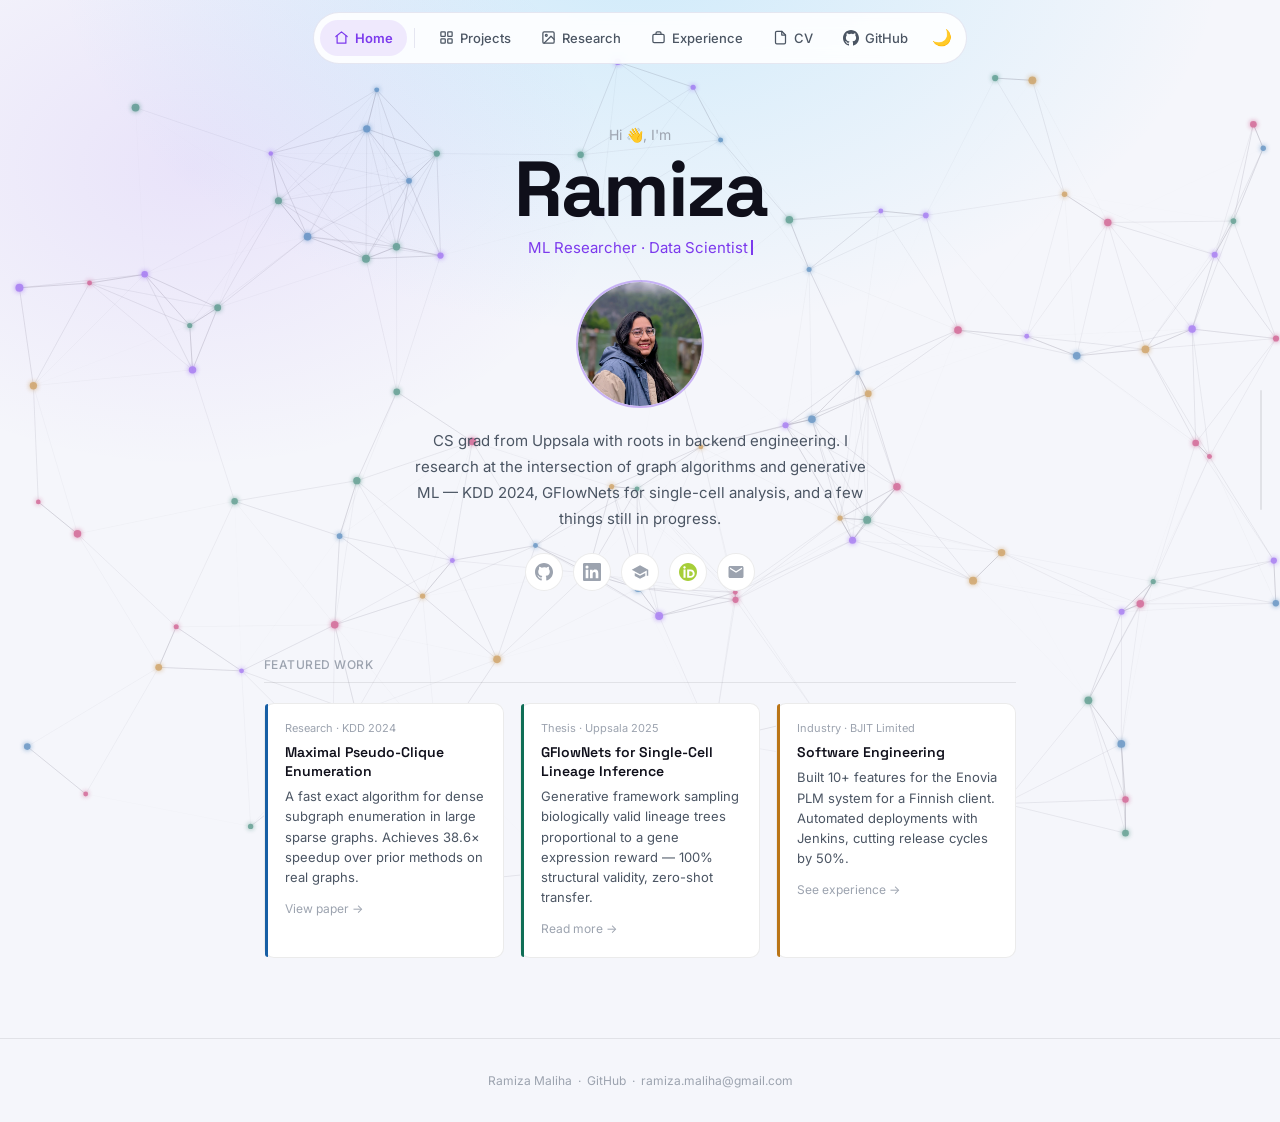
<file: index.html>
<!DOCTYPE html>
<html lang="en">
<head>
<meta charset="UTF-8">
<meta name="viewport" content="width=device-width, initial-scale=1.0">
<title>Ramiza Maliha — ML Researcher</title>
<meta name="description" content="CS grad from Uppsala. Graph algorithms, generative ML, KDD 2024.">
<link rel="preconnect" href="https://fonts.googleapis.com">
<link rel="preconnect" href="https://fonts.gstatic.com" crossorigin>
<link href="https://fonts.googleapis.com/css2?family=Space+Grotesk:wght@400;500;700;800&family=Inter:wght@400;500&display=swap" rel="stylesheet">
<link rel="stylesheet" href="assets/css/main.css">
</head>
<body data-page="index">
<nav id="site-nav" aria-label="Main navigation"></nav>
<canvas id="particle-canvas" aria-hidden="true"></canvas>
<main>
  <section class="hero" aria-labelledby="hero-name">
    <!-- <span class="status-badge">Open to PhD · R&D · Industry roles</span> -->
    <p class="hero-greeting">Hi 👋, I'm</p>
    <h1 class="hero-name" id="hero-name">Ramiza</h1>
    <p class="hero-tagline"><span>ML Researcher · Data Scientist</span><span class="cursor" aria-hidden="true"></span></p>
    <div class="hero-avatar"><img src="assets/images/Königssee.jpeg" alt="Ramiza Maliha"></div>
    <p class="hero-bio">CS grad from Uppsala with roots in backend engineering. I research at the intersection of graph algorithms and generative ML — KDD 2024, GFlowNets for single-cell analysis, and a few things still in progress.</p>
    <div class="socials" aria-label="Social links">
      <a class="social-icon" href="https://github.com/ramizoro" target="_blank" rel="noopener" aria-label="GitHub" title="GitHub: ramizoro">
        <svg viewBox="0 0 24 24" fill="currentColor" width="18" height="18" aria-hidden="true"><path d="M12 0C5.374 0 0 5.373 0 12c0 5.302 3.438 9.8 8.207 11.387.599.111.793-.261.793-.577v-2.234c-3.338.726-4.033-1.416-4.033-1.416-.546-1.387-1.333-1.756-1.333-1.756-1.089-.745.083-.729.083-.729 1.205.084 1.839 1.237 1.839 1.237 1.07 1.834 2.807 1.304 3.492.997.107-.775.418-1.305.762-1.604-2.665-.305-5.467-1.334-5.467-5.931 0-1.311.469-2.381 1.236-3.221-.124-.303-.535-1.524.117-3.176 0 0 1.008-.322 3.301 1.23A11.509 11.509 0 0 1 12 5.803c1.02.005 2.047.138 3.006.404 2.291-1.552 3.297-1.23 3.297-1.23.653 1.653.242 2.874.118 3.176.77.84 1.235 1.911 1.235 3.221 0 4.609-2.807 5.624-5.479 5.921.43.372.823 1.102.823 2.222v3.293c0 .319.192.694.801.576C20.566 21.797 24 17.3 24 12c0-6.627-5.373-12-12-12z"/></svg>
      </a>
      <a class="social-icon" href="https://www.linkedin.com/in/rami1423" target="_blank" rel="noopener" aria-label="LinkedIn" title="LinkedIn: rami1423">
        <svg viewBox="0 0 24 24" fill="currentColor" width="18" height="18" aria-hidden="true"><path d="M20.447 20.452h-3.554v-5.569c0-1.328-.027-3.037-1.852-3.037-1.853 0-2.136 1.445-2.136 2.939v5.667H9.351V9h3.414v1.561h.046c.477-.9 1.637-1.85 3.37-1.85 3.601 0 4.267 2.37 4.267 5.455v6.286zM5.337 7.433a2.062 2.062 0 0 1-2.063-2.065 2.064 2.064 0 1 1 2.063 2.065zm1.782 13.019H3.555V9h3.564v11.452zM22.225 0H1.771C.792 0 0 .774 0 1.729v20.542C0 23.227.792 24 1.771 24h20.451C23.2 24 24 23.227 24 22.271V1.729C24 .774 23.2 0 22.222 0h.003z"/></svg>
      </a>
      <a class="social-icon" href="https://scholar.google.com/citations?user=O_WNLD0AAAAJ&hl=en" target="_blank" rel="noopener" aria-label="Google Scholar" title="Google Scholar profile">
        <svg viewBox="0 0 24 24" fill="currentColor" width="18" height="18" aria-hidden="true"><path d="M12 3L1 9l11 6 9-4.91V17h2V9L12 3zM5 13.18v4L12 21l7-3.82v-4L12 17l-7-3.82z"/></svg>
      </a>
      <a class="social-icon" href="https://orcid.org/0009-0002-0883-8812" target="_blank" rel="noopener" aria-label="ORCID" title="ORCID: 0009-0002-0883-8812">
        <svg viewBox="0 0 24 24" width="18" height="18" aria-hidden="true"><path fill="#A6CE39" d="M12 0C5.372 0 0 5.372 0 12s5.372 12 12 12 12-5.372 12-12S18.628 0 12 0z"/><path fill="#fff" d="M7.369 4.378c.897 0 1.62.724 1.62 1.62 0 .898-.723 1.622-1.62 1.622-.898 0-1.622-.724-1.622-1.622 0-.896.724-1.62 1.622-1.62zM5.988 8.719h2.76v10.898h-2.76V8.719zM10.898 8.719h4.239c4.038 0 5.815 2.885 5.815 5.454 0 2.797-2.187 5.454-5.79 5.454h-4.264V8.719zm2.76 2.393v6.116h1.242c2.796 0 3.441-2.123 3.441-3.058 0-1.654-1.055-3.058-3.499-3.058h-1.184z"/></svg>
      </a>
      <a class="social-icon" href="mailto:ramiza.maliha@gmail.com" aria-label="Email" title="ramiza.maliha@gmail.com — left-click to email, right-click to copy" data-copy-email="ramiza.maliha@gmail.com">
        <svg viewBox="0 0 24 24" fill="currentColor" width="18" height="18" aria-hidden="true"><path d="M20 4H4c-1.1 0-2 .9-2 2v12c0 1.1.9 2 2 2h16c1.1 0 2-.9 2-2V6c0-1.1-.9-2-2-2zm0 4l-8 5-8-5V6l8 5 8-5v2z"/></svg>
      </a>
    </div>
  </section>
  <section aria-labelledby="featured-title">
    <h2 class="section-header" id="featured-title">Featured work</h2>
    <div class="card-grid">
      <article class="card card--research">
        <span class="card-tag">Research · KDD 2024</span>
        <h3 class="card-title">Maximal Pseudo-Clique Enumeration</h3>
        <p class="card-desc">A fast exact algorithm for dense subgraph enumeration in large sparse graphs. Achieves 38.6× speedup over prior methods on real graphs.</p>
        <a href="research.html" class="card-link">View paper →</a>
      </article>
      <article class="card card--projects">
        <span class="card-tag">Thesis · Uppsala 2025</span>
        <h3 class="card-title">GFlowNets for Single-Cell Lineage Inference</h3>
        <p class="card-desc">Generative framework sampling biologically valid lineage trees proportional to a gene expression reward — 100% structural validity, zero-shot transfer.</p>
        <a href="projects.html" class="card-link">Read more →</a>
      </article>
      <article class="card card--work">
        <span class="card-tag">Industry · BJIT Limited</span>
        <h3 class="card-title">Software Engineering</h3>
        <p class="card-desc">Built 10+ features for the Enovia PLM system for a Finnish client. Automated deployments with Jenkins, cutting release cycles by 50%.</p>
        <a href="experience.html" class="card-link">See experience →</a>
      </article>
    </div>
  </section>
</main>
<footer><p>Ramiza Maliha &nbsp;·&nbsp; <a href="https://github.com/ramizoro" target="_blank" rel="noopener">GitHub</a> &nbsp;·&nbsp; <a href="mailto:ramiza.maliha@gmail.com" title="Left-click to email, right-click to copy" data-copy-email="ramiza.maliha@gmail.com">ramiza.maliha@gmail.com</a></p></footer>
<script src="assets/js/config.js"></script>
<script src="assets/js/nav.js"></script>
</body>
</html>
</file>
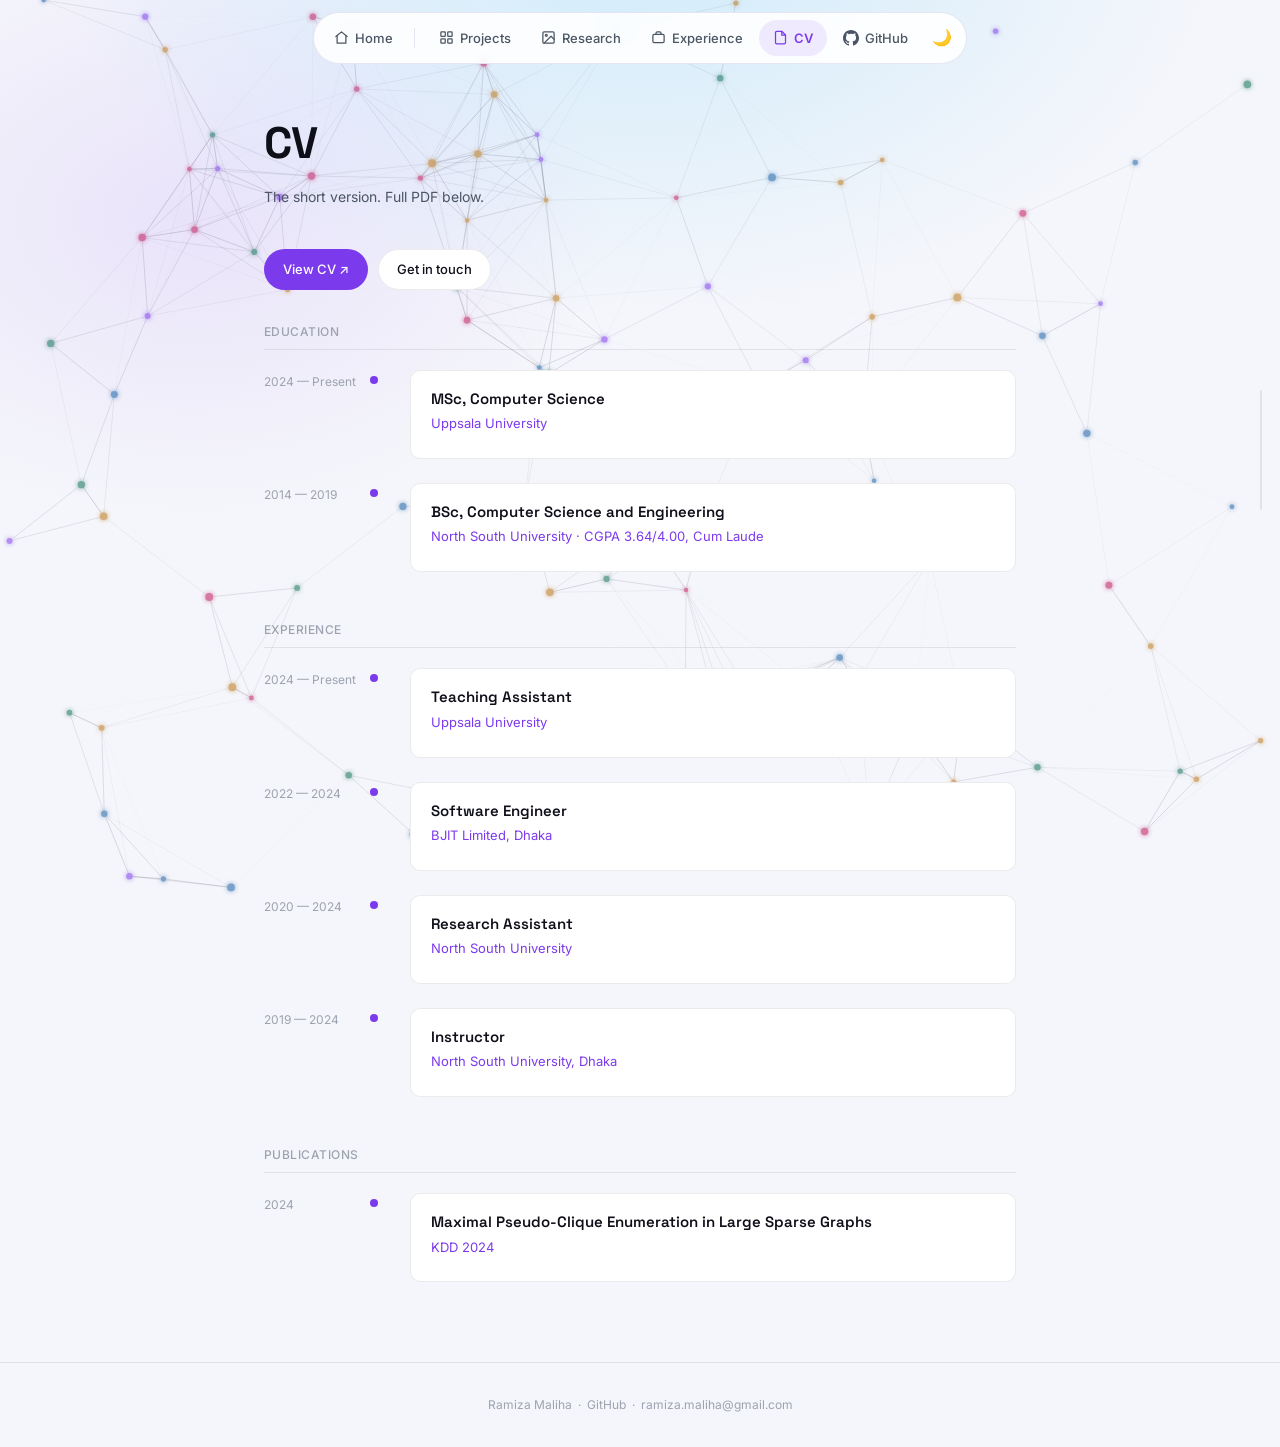
<file: cv.html>
<!DOCTYPE html>
<html lang="en">
<head>
<meta charset="UTF-8">
<meta name="viewport" content="width=device-width, initial-scale=1.0">
<title>CV — Ramiza Maliha</title>
<meta name="description" content="CV of Ramiza Maliha.">
<link rel="preconnect" href="https://fonts.googleapis.com">
<link rel="preconnect" href="https://fonts.gstatic.com" crossorigin>
<link href="https://fonts.googleapis.com/css2?family=Space+Grotesk:wght@400;500;700;800&family=Inter:wght@400;500&display=swap" rel="stylesheet">
<link rel="stylesheet" href="assets/css/main.css">
</head>
<body data-page="cv">
<nav id="site-nav" aria-label="Main navigation"></nav>
<canvas id="particle-canvas" aria-hidden="true"></canvas>
<main>
  <section class="page-header">
    <h1 class="page-title">CV</h1>
    <p class="page-sub">The short version. Full PDF below.</p>
  </section>

  <div class="cv-actions">
    <a href="assets/files/CV_Ramiza_Maliha.pdf" class="btn btn-primary" target="_blank" rel="noopener">View CV ↗</a>
    <a href="mailto:ramiza.maliha@gmail.com" class="btn btn-secondary" title="Left-click to email, right-click to copy" data-copy-email="ramiza.maliha@gmail.com">Get in touch</a>
  </div>

  <section aria-labelledby="edu-title">
    <h2 class="section-header" id="edu-title">Education</h2>
    <div class="timeline">
      <div class="timeline-item">
        <span class="timeline-date">2024 — Present</span>
        <div class="timeline-body">
          <h3 class="timeline-role">MSc, Computer Science</h3>
          <p class="timeline-org">Uppsala University</p>
        </div>
      </div>
      <div class="timeline-item">
        <span class="timeline-date">2014 — 2019</span>
        <div class="timeline-body">
          <h3 class="timeline-role">BSc, Computer Science and Engineering</h3>
          <p class="timeline-org">North South University · CGPA 3.64/4.00, Cum Laude</p>
        </div>
      </div>
    </div>
  </section>

  <section aria-labelledby="exp-title" style="margin-top:3rem;">
    <h2 class="section-header" id="exp-title">Experience</h2>
    <div class="timeline">
      <div class="timeline-item">
        <span class="timeline-date">2024 — Present</span>
        <div class="timeline-body">
          <h3 class="timeline-role">Teaching Assistant</h3>
          <p class="timeline-org">Uppsala University</p>
        </div>
      </div>
      <div class="timeline-item">
        <span class="timeline-date">2022 — 2024</span>
        <div class="timeline-body">
          <h3 class="timeline-role">Software Engineer</h3>
          <p class="timeline-org">BJIT Limited, Dhaka</p>
        </div>
      </div>
      <div class="timeline-item">
        <span class="timeline-date">2020 — 2024</span>
        <div class="timeline-body">
          <h3 class="timeline-role">Research Assistant</h3>
          <p class="timeline-org">North South University</p>
        </div>
      </div>
      <div class="timeline-item">
        <span class="timeline-date">2019 — 2024</span>
        <div class="timeline-body">
          <h3 class="timeline-role">Instructor</h3>
          <p class="timeline-org">North South University, Dhaka</p>
        </div>
      </div>
    </div>
  </section>

  <section aria-labelledby="pubs-title" style="margin-top:3rem;">
    <h2 class="section-header" id="pubs-title">Publications</h2>
    <div class="timeline">
      <div class="timeline-item">
        <span class="timeline-date">2024</span>
        <div class="timeline-body">
          <h3 class="timeline-role">Maximal Pseudo-Clique Enumeration in Large Sparse Graphs</h3>
          <p class="timeline-org">KDD 2024</p>
        </div>
      </div>
    </div>
  </section>
</main>
<footer><p>Ramiza Maliha &nbsp;·&nbsp; <a href="https://github.com/ramizoro" target="_blank" rel="noopener">GitHub</a> &nbsp;·&nbsp; <a href="mailto:ramiza.maliha@gmail.com" title="Left-click to email, right-click to copy" data-copy-email="ramiza.maliha@gmail.com">ramiza.maliha@gmail.com</a></p></footer>
<script src="assets/js/config.js"></script>
<script src="assets/js/nav.js"></script>
</body>
</html>
</file>
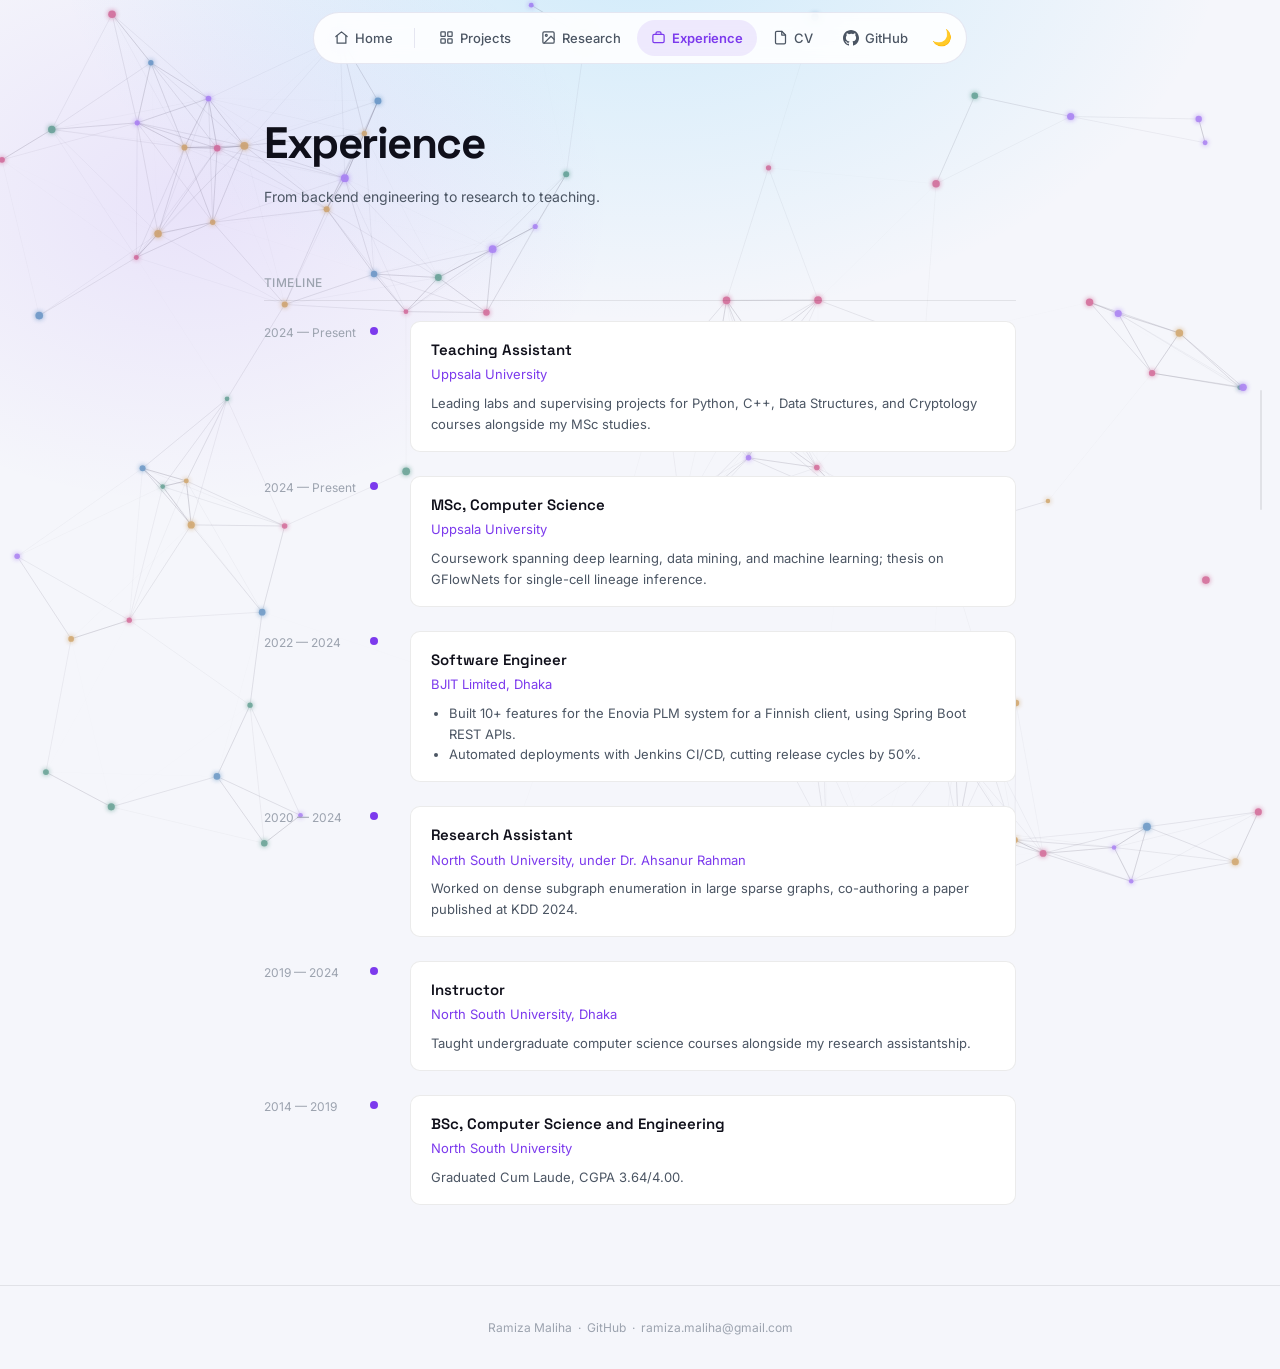
<file: experience.html>
<!DOCTYPE html>
<html lang="en">
<head>
<meta charset="UTF-8">
<meta name="viewport" content="width=device-width, initial-scale=1.0">
<title>Experience — Ramiza Maliha</title>
<meta name="description" content="Work and teaching experience of Ramiza Maliha.">
<link rel="preconnect" href="https://fonts.googleapis.com">
<link rel="preconnect" href="https://fonts.gstatic.com" crossorigin>
<link href="https://fonts.googleapis.com/css2?family=Space+Grotesk:wght@400;500;700;800&family=Inter:wght@400;500&display=swap" rel="stylesheet">
<link rel="stylesheet" href="assets/css/main.css">
</head>
<body data-page="experience">
<nav id="site-nav" aria-label="Main navigation"></nav>
<canvas id="particle-canvas" aria-hidden="true"></canvas>
<main>
  <section class="page-header">
    <h1 class="page-title">Experience</h1>
    <p class="page-sub">From backend engineering to research to teaching.</p>
  </section>

  <section aria-labelledby="timeline-title">
    <h2 class="section-header" id="timeline-title">Timeline</h2>
    <div class="timeline">
      <div class="timeline-item">
        <span class="timeline-date">2024 — Present</span>
        <div class="timeline-body">
          <h3 class="timeline-role">Teaching Assistant</h3>
          <p class="timeline-org">Uppsala University</p>
          <p class="timeline-desc">Leading labs and supervising projects for Python, C++, Data Structures, and Cryptology courses alongside my MSc studies.</p>
        </div>
      </div>
      <div class="timeline-item">
        <span class="timeline-date">2024 — Present</span>
        <div class="timeline-body">
          <h3 class="timeline-role">MSc, Computer Science</h3>
          <p class="timeline-org">Uppsala University</p>
          <p class="timeline-desc">Coursework spanning deep learning, data mining, and machine learning; thesis on GFlowNets for single-cell lineage inference.</p>
        </div>
      </div>
      <div class="timeline-item">
        <span class="timeline-date">2022 — 2024</span>
        <div class="timeline-body">
          <h3 class="timeline-role">Software Engineer</h3>
          <p class="timeline-org">BJIT Limited, Dhaka</p>
          <ul style="margin:0.4rem 0 0 1.1rem;font-size:13px;color:var(--text-2);line-height:1.6;">
            <li>Built 10+ features for the Enovia PLM system for a Finnish client, using Spring Boot REST APIs.</li>
            <li>Automated deployments with Jenkins CI/CD, cutting release cycles by 50%.</li>
          </ul>
        </div>
      </div>
      <div class="timeline-item">
        <span class="timeline-date">2020 — 2024</span>
        <div class="timeline-body">
          <h3 class="timeline-role">Research Assistant</h3>
          <p class="timeline-org">North South University, under Dr. Ahsanur Rahman</p>
          <p class="timeline-desc">Worked on dense subgraph enumeration in large sparse graphs, co-authoring a paper published at KDD 2024.</p>
        </div>
      </div>
      <div class="timeline-item">
        <span class="timeline-date">2019 — 2024</span>
        <div class="timeline-body">
          <h3 class="timeline-role">Instructor</h3>
          <p class="timeline-org">North South University, Dhaka</p>
          <p class="timeline-desc">Taught undergraduate computer science courses alongside my research assistantship.</p>
        </div>
      </div>
      <div class="timeline-item">
        <span class="timeline-date">2014 — 2019</span>
        <div class="timeline-body">
          <h3 class="timeline-role">BSc, Computer Science and Engineering</h3>
          <p class="timeline-org">North South University</p>
          <p class="timeline-desc">Graduated Cum Laude, CGPA 3.64/4.00.</p>
        </div>
      </div>
    </div>
  </section>
</main>
<footer><p>Ramiza Maliha &nbsp;·&nbsp; <a href="https://github.com/ramizoro" target="_blank" rel="noopener">GitHub</a> &nbsp;·&nbsp; <a href="mailto:ramiza.maliha@gmail.com" title="Left-click to email, right-click to copy" data-copy-email="ramiza.maliha@gmail.com">ramiza.maliha@gmail.com</a></p></footer>
<script src="assets/js/config.js"></script>
<script src="assets/js/nav.js"></script>
</body>
</html>
</file>
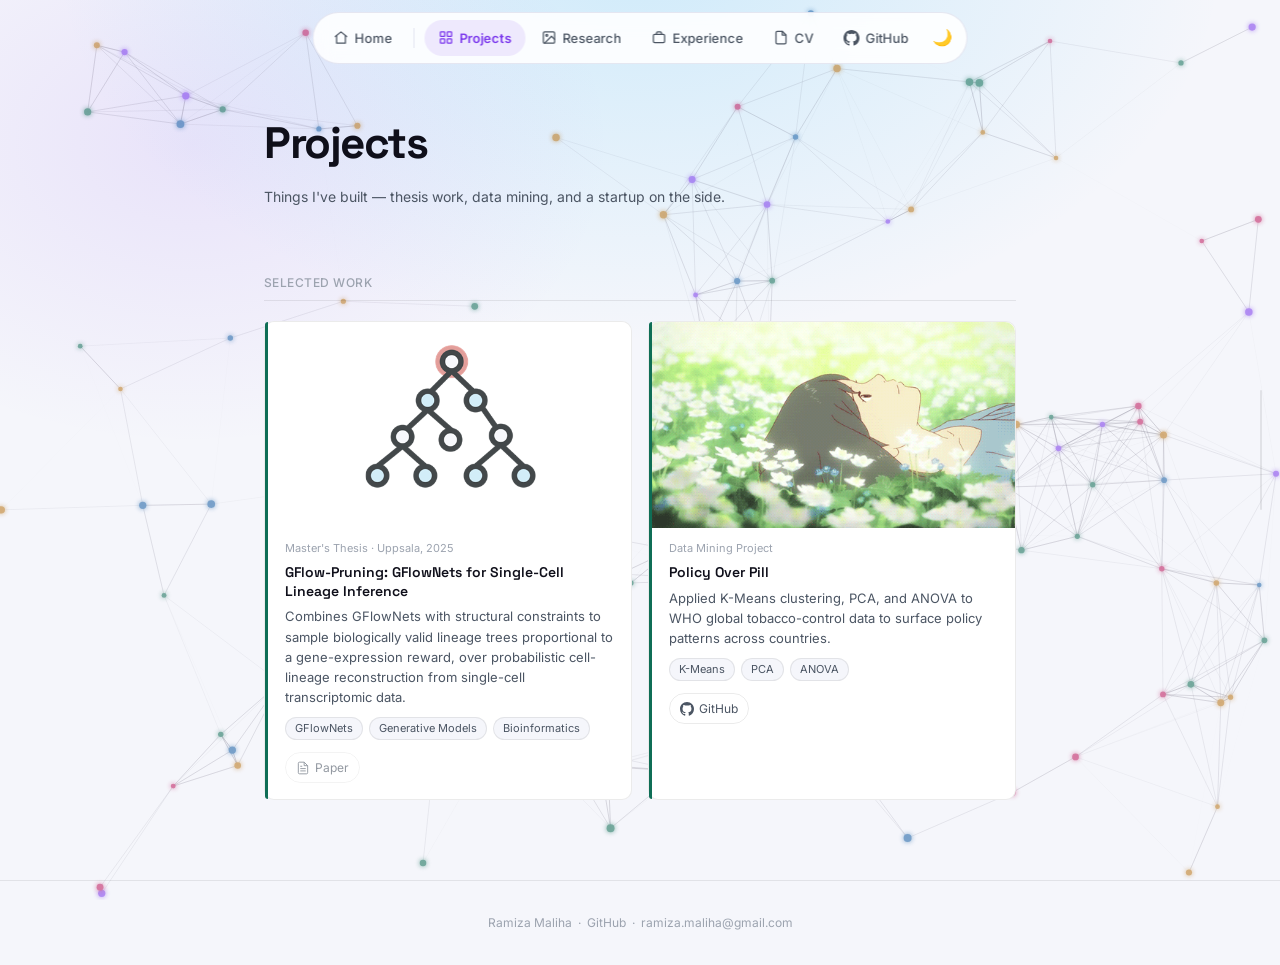
<file: projects.html>
<!DOCTYPE html>
<html lang="en">
<head>
<meta charset="UTF-8">
<meta name="viewport" content="width=device-width, initial-scale=1.0">
<title>Projects — Ramiza Maliha</title>
<meta name="description" content="Projects by Ramiza Maliha — GFlowNets, data mining, and applied ML work.">
<link rel="preconnect" href="https://fonts.googleapis.com">
<link rel="preconnect" href="https://fonts.gstatic.com" crossorigin>
<link href="https://fonts.googleapis.com/css2?family=Space+Grotesk:wght@400;500;700;800&family=Inter:wght@400;500&display=swap" rel="stylesheet">
<link rel="stylesheet" href="assets/css/main.css">
</head>
<body data-page="projects">
<nav id="site-nav" aria-label="Main navigation"></nav>
<canvas id="particle-canvas" aria-hidden="true"></canvas>
<main>
  <section class="page-header">
    <h1 class="page-title">Projects</h1>
    <p class="page-sub">Things I've built — thesis work, data mining, and a startup on the side.</p>
  </section>

  <section aria-labelledby="projects-title">
    <h2 class="section-header" id="projects-title">Selected work</h2>
    <div class="card-grid" id="project-grid"></div>
  </section>
</main>
<footer><p>Ramiza Maliha &nbsp;·&nbsp; <a href="https://github.com/ramizoro" target="_blank" rel="noopener">GitHub</a> &nbsp;·&nbsp; <a href="mailto:ramiza.maliha@gmail.com" title="Left-click to email, right-click to copy" data-copy-email="ramiza.maliha@gmail.com">ramiza.maliha@gmail.com</a></p></footer>
<script src="assets/js/config.js"></script>
<script src="assets/js/projects.js"></script>
<script src="assets/js/nav.js"></script>
</body>
</html>
</file>
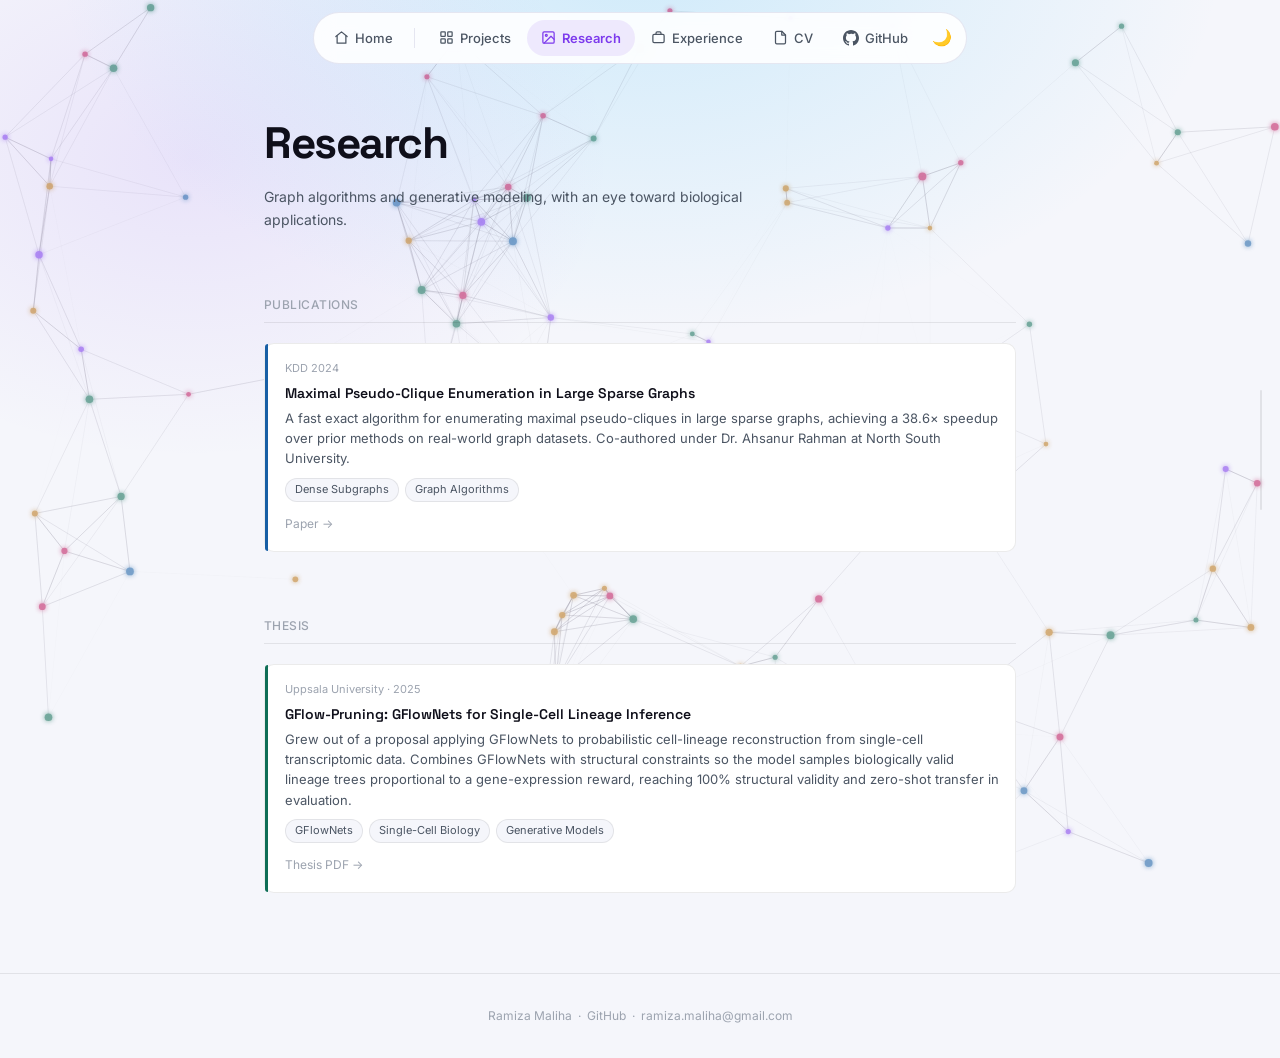
<file: research.html>
<!DOCTYPE html>
<html lang="en">
<head>
<meta charset="UTF-8">
<meta name="viewport" content="width=device-width, initial-scale=1.0">
<title>Research — Ramiza Maliha</title>
<meta name="description" content="Research by Ramiza Maliha — graph algorithms and generative models for biology.">
<link rel="preconnect" href="https://fonts.googleapis.com">
<link rel="preconnect" href="https://fonts.gstatic.com" crossorigin>
<link href="https://fonts.googleapis.com/css2?family=Space+Grotesk:wght@400;500;700;800&family=Inter:wght@400;500&display=swap" rel="stylesheet">
<link rel="stylesheet" href="assets/css/main.css">
</head>
<body data-page="research">
<nav id="site-nav" aria-label="Main navigation"></nav>
<canvas id="particle-canvas" aria-hidden="true"></canvas>
<main>
  <section class="page-header">
    <h1 class="page-title">Research</h1>
    <p class="page-sub">Graph algorithms and generative modeling, with an eye toward biological applications.</p>
  </section>

  <section aria-labelledby="pubs-title">
    <h2 class="section-header" id="pubs-title">Publications</h2>
    <div class="card-grid">
      <article class="card card--research">
        <span class="card-tag">KDD 2024</span>
        <h3 class="card-title">Maximal Pseudo-Clique Enumeration in Large Sparse Graphs</h3>
        <p class="card-desc">A fast exact algorithm for enumerating maximal pseudo-cliques in large sparse graphs, achieving a 38.6× speedup over prior methods on real-world graph datasets. Co-authored under Dr. Ahsanur Rahman at North South University.</p>
        <div class="tag-row"><span class="tag-chip">Dense Subgraphs</span><span class="tag-chip">Graph Algorithms</span></div>
        <a href="#" class="card-link">Paper →</a>
      </article>
    </div>
  </section>

  <section aria-labelledby="thesis-title">
    <h2 class="section-header" id="thesis-title">Thesis</h2>
    <div class="card-grid">
      <article class="card card--projects">
        <span class="card-tag">Uppsala University · 2025</span>
        <h3 class="card-title">GFlow-Pruning: GFlowNets for Single-Cell Lineage Inference</h3>
        <p class="card-desc">Grew out of a proposal applying GFlowNets to probabilistic cell-lineage reconstruction from single-cell transcriptomic data. Combines GFlowNets with structural constraints so the model samples biologically valid lineage trees proportional to a gene-expression reward, reaching 100% structural validity and zero-shot transfer in evaluation.</p>
        <div class="tag-row"><span class="tag-chip">GFlowNets</span><span class="tag-chip">Single-Cell Biology</span><span class="tag-chip">Generative Models</span></div>
        <a href="#" class="card-link">Thesis PDF →</a>
      </article>
    </div>
  </section>
</main>
<footer><p>Ramiza Maliha &nbsp;·&nbsp; <a href="https://github.com/ramizoro" target="_blank" rel="noopener">GitHub</a> &nbsp;·&nbsp; <a href="mailto:ramiza.maliha@gmail.com" title="Left-click to email, right-click to copy" data-copy-email="ramiza.maliha@gmail.com">ramiza.maliha@gmail.com</a></p></footer>
<script src="assets/js/config.js"></script>
<script src="assets/js/nav.js"></script>
</body>
</html>
</file>
<file: assets/css/main.css>
:root {
  --bg:#f5f6fb; --bg-card:#ffffff; --bg-nav:rgba(255,255,255,0.88);
  --border:rgba(0,0,0,0.08); --border-nav:rgba(100,100,160,0.15);
  --text-1:#0f0f1a; --text-2:#4b5563; --text-3:#9ca3af;
  --brand:#7c3aed; --research:#185FA5; --projects:#0F6E56;
  --work:#BA7517; --teaching:#be185d;
  --brand-tint:rgba(124,58,237,0.10); --brand-ring:rgba(124,58,237,0.28);
  --font-head:'Space Grotesk',system-ui,sans-serif;
  --font-body:'Inter',system-ui,sans-serif;
  --font-mono:'Courier New',monospace;
  --max-w:800px; --nav-h:52px; --nav-w:min(calc(100% - 2rem),620px);
  --radius-sm:6px; --radius-md:10px; --radius-pill:40px;
  --particle-opacity:0.58;
}
[data-theme="dark"] {
  --bg:#0c0c15; --bg-card:rgba(22,27,34,0.85); --bg-nav:rgba(255,255,255,0.05);
  --border:rgba(255,255,255,0.07); --border-nav:rgba(255,255,255,0.10);
  --text-1:#f0f0ff; --text-2:#8b949e; --text-3:#4b5563;
  --brand:#a78bfa; --research:#58a6ff; --projects:#3fb950;
  --work:#d29922; --teaching:#f78166;
  --brand-tint:rgba(167,139,250,0.12); --brand-ring:rgba(167,139,250,0.35);
  --particle-opacity:0.75;
}
*,*::before,*::after{box-sizing:border-box;margin:0;padding:0;}
html{scroll-behavior:smooth;}
body{font-family:var(--font-body);background:var(--bg);color:var(--text-1);line-height:1.6;min-height:100vh;padding-top:calc(var(--nav-h) + 24px);transition:background 0.3s ease,color 0.3s ease;}
:root{--glow:radial-gradient(ellipse 900px 600px at 50% -5%,rgba(56,189,248,0.20),transparent 65%),radial-gradient(ellipse 700px 500px at 15% 15%,rgba(124,58,237,0.10),transparent 60%);}
[data-theme="dark"]{--glow:radial-gradient(ellipse 900px 600px at 50% -5%,rgba(124,58,237,0.14),transparent 65%);}
body{background-image:var(--glow);background-repeat:no-repeat;}
#particle-canvas{position:fixed;inset:0;width:100%;height:100%;pointer-events:none;z-index:0;opacity:var(--particle-opacity);transition:opacity 0.3s ease;}
main{position:relative;z-index:1;max-width:var(--max-w);margin:0 auto;padding:2rem 1.5rem 5rem;}
section+section{margin-top:4rem;}
#site-nav{position:fixed;top:12px;left:50%;transform:translateX(-50%);z-index:100;width:auto;}
.nav-inner{display:flex;align-items:center;background:var(--bg-nav);border:1px solid var(--border-nav);border-radius:var(--radius-pill);padding:6px;height:var(--nav-h);gap:2px;backdrop-filter:blur(10px);}
.nav-links{display:flex;gap:2px;list-style:none;margin:0 auto 0 0;}
.nav-link{display:flex;align-items:center;gap:6px;font-size:13px;font-weight:500;color:var(--text-2);text-decoration:none;padding:8px 14px;border-radius:var(--radius-pill);transition:color 0.15s,background 0.15s;}
.nav-link:hover{color:var(--text-1);}
.nav-link.active{background:var(--brand-tint);color:var(--brand);font-weight:600;}
.nav-links li:first-child{position:relative;margin-right:8px;padding-right:8px;}
.nav-links li:first-child::after{content:'';position:absolute;right:0;top:50%;transform:translateY(-50%);width:1px;height:20px;background:var(--border-nav);}
.nav-link svg{flex-shrink:0;}
.nav-github{display:flex;align-items:center;gap:6px;font-size:13px;font-weight:500;color:var(--text-2);text-decoration:none;padding:8px 14px;border-radius:var(--radius-pill);transition:color 0.2s,background 0.2s,transform 0.2s;}
.nav-github:hover{color:#fff;background:var(--text-1);transform:translateY(-1px);}
.nav-github svg{transition:transform 0.3s;}
.nav-github:hover svg{transform:rotate(-8deg) scale(1.1);}
.theme-toggle{background:none;border:none;cursor:pointer;color:var(--text-3);font-size:16px;padding:8px;line-height:1;flex-shrink:0;transition:color 0.15s,transform 0.2s;border-radius:50%;}
.theme-toggle:hover{color:var(--text-1);transform:rotate(20deg);}
@media(max-width:640px){.nav-link span,.nav-github span{display:none;}.nav-link,.nav-github{padding:8px;}}

.hero{display:flex;flex-direction:column;align-items:center;text-align:center;padding-top:1rem;}
.status-badge{display:inline-block;font-size:11px;padding:4px 14px;border-radius:var(--radius-pill);background:var(--brand-tint);border:1px solid var(--brand-ring);color:var(--brand);margin-bottom:1rem;letter-spacing:0.02em;}
.hero-greeting{font-size:14px;color:var(--text-3);margin-bottom:0.2rem;}
.hero-name{font-family:var(--font-head);font-size:clamp(52px,11vw,78px);font-weight:800;color:var(--text-1);letter-spacing:-2.5px;line-height:1;margin-bottom:0.5rem;}
.hero-tagline{font-size:15px;color:var(--brand);margin-bottom:1.25rem;display:flex;align-items:center;justify-content:center;}
.cursor{display:inline-block;width:2px;height:15px;background:var(--brand);margin-left:3px;vertical-align:middle;animation:cursor-blink 1s step-end infinite;}
@keyframes cursor-blink{0%,100%{opacity:1}50%{opacity:0}}
.hero-avatar{width:128px;height:128px;border-radius:50%;background:var(--brand-tint);border:2px solid var(--brand-ring);display:flex;align-items:center;justify-content:center;font-family:var(--font-head);font-size:28px;font-weight:800;color:var(--brand);margin:0 auto 1.25rem;overflow:hidden;}
.hero-avatar img{width:100%;height:100%;object-fit:cover;border-radius:50%;}
.hero-bio{font-size:15px;color:var(--text-2);max-width:52ch;margin:0 auto 1.25rem;line-height:1.75;}
.socials{display:flex;gap:10px;justify-content:center;}
.social-icon{width:38px;height:38px;border-radius:50%;background:var(--bg-card);border:1px solid var(--border);display:flex;align-items:center;justify-content:center;color:var(--text-3);text-decoration:none;transition:color 0.15s,border-color 0.15s;}
.social-icon svg{display:block;}
.social-icon:hover{color:var(--brand);border-color:var(--brand-ring);}

.page-header{margin-bottom:2.5rem;}
.page-title{font-family:var(--font-head);font-size:clamp(32px,6vw,44px);font-weight:800;letter-spacing:-1.5px;margin-bottom:0.5rem;}
.page-sub{font-size:14px;color:var(--text-2);max-width:60ch;}

.section-header{font-size:12px;font-weight:500;color:var(--text-3);margin-bottom:1.25rem;padding-bottom:0.5rem;border-bottom:1px solid var(--border);text-transform:uppercase;letter-spacing:0.04em;}

.card-grid{display:grid;grid-template-columns:repeat(auto-fit,minmax(220px,1fr));gap:1rem;}
.card{background:var(--bg-card);border:1px solid var(--border);border-radius:var(--radius-md);padding:1rem 1rem 1rem 1.25rem;position:relative;text-decoration:none;color:inherit;display:block;transition:border-color 0.15s,transform 0.15s;}
.card-image{width:calc(100% + 1.25rem + 1rem);margin:-1rem -1rem 0.75rem -1.25rem;display:block;border-radius:var(--radius-md) var(--radius-md) 0 0;aspect-ratio:16/9;object-fit:cover;}
.card-image--placeholder{display:flex;align-items:center;justify-content:center;background:var(--bg);color:var(--text-3);}
.card-image--placeholder.card--research{color:var(--research);background:color-mix(in srgb, var(--research) 12%, var(--bg));}
.card-image--placeholder.card--projects{color:var(--projects);background:color-mix(in srgb, var(--projects) 12%, var(--bg));}
.card-image--placeholder.card--work{color:var(--work);background:color-mix(in srgb, var(--work) 12%, var(--bg));}
.card-image--placeholder.card--teaching{color:var(--teaching);background:color-mix(in srgb, var(--teaching) 12%, var(--bg));}
.card-links{display:flex;flex-wrap:wrap;gap:6px;margin-top:0.75rem;}
.card-link-icon{display:inline-flex;align-items:center;gap:5px;font-size:12px;color:var(--text-2);text-decoration:none;padding:5px 10px;border-radius:var(--radius-pill);border:1px solid var(--border);transition:color 0.15s,border-color 0.15s;}
.card-link-icon:hover{color:var(--text-1);border-color:var(--text-3);}
.card::before{content:'';position:absolute;left:0;top:0;bottom:0;width:3px;border-radius:var(--radius-md) 0 0 var(--radius-md);}
.card--research::before{background:var(--research);}
.card--projects::before{background:var(--projects);}
.card--work::before{background:var(--work);}
.card--teaching::before{background:var(--teaching);}
.card:hover{border-color:var(--text-3);transform:translateY(-1px);}
.card-tag{font-size:11px;color:var(--text-3);display:block;margin-bottom:0.35rem;}
.card-title{font-family:var(--font-head);font-size:14px;font-weight:600;color:var(--text-1);line-height:1.35;margin-bottom:0.35rem;}
.card-desc{font-size:13px;color:var(--text-2);line-height:1.55;}
.card-meta{font-size:12px;color:var(--text-3);margin-top:0.5rem;}
.card-link{display:inline-block;font-size:12px;color:var(--text-3);text-decoration:none;margin-top:0.75rem;transition:color 0.15s;}
.card-link:hover{color:var(--text-2);}
.tag-row{display:flex;flex-wrap:wrap;gap:6px;margin-top:0.6rem;}
.tag-chip{font-size:11px;padding:2px 9px;border-radius:var(--radius-pill);background:var(--bg);border:1px solid var(--border);color:var(--text-2);}

.filter-row{display:flex;flex-wrap:wrap;gap:8px;margin-bottom:1.5rem;}
.filter-btn{font-size:12px;padding:5px 14px;border-radius:var(--radius-pill);border:1px solid var(--border);background:var(--bg-card);color:var(--text-2);cursor:pointer;transition:all 0.15s;}
.filter-btn:hover{border-color:var(--text-3);}
.filter-btn.active{background:var(--brand-tint);border-color:var(--brand-ring);color:var(--brand);}

.timeline{display:flex;flex-direction:column;gap:1.5rem;}
.timeline-item{display:grid;grid-template-columns:110px 1fr;gap:1.25rem;position:relative;}
.timeline-item::before{content:'';position:absolute;left:110px;top:6px;width:8px;height:8px;border-radius:50%;background:var(--brand);transform:translateX(-4px);}
.timeline-date{font-size:12px;color:var(--text-3);padding-top:2px;}
.timeline-body{background:var(--bg-card);border:1px solid var(--border);border-radius:var(--radius-md);padding:1rem 1.25rem;margin-left:1rem;}
.timeline-role{font-family:var(--font-head);font-size:15px;font-weight:600;margin-bottom:0.15rem;}
.timeline-org{font-size:13px;color:var(--brand);margin-bottom:0.5rem;}
.timeline-desc{font-size:13px;color:var(--text-2);line-height:1.6;}
.timeline-desc ul{padding-left:1.1rem;margin-top:0.4rem;}
.timeline-desc li{margin-bottom:0.25rem;}

.cv-actions{display:flex;gap:10px;margin-bottom:2rem;flex-wrap:wrap;}
.btn{font-size:13px;padding:9px 18px;border-radius:var(--radius-pill);text-decoration:none;font-weight:500;transition:all 0.15s;border:1px solid transparent;display:inline-flex;align-items:center;gap:6px;}
.btn-primary{background:var(--brand);color:#fff;}
.btn-primary:hover{opacity:0.88;}
.btn-secondary{background:var(--bg-card);color:var(--text-1);border-color:var(--border);}
.btn-secondary:hover{border-color:var(--text-3);}

footer{position:relative;z-index:1;text-align:center;padding:2rem 1rem;font-size:12px;color:var(--text-3);border-top:1px solid var(--border);}
footer a{color:var(--text-3);text-decoration:none;}
footer a:hover{color:var(--text-2);}

@media(max-width:640px){
  .card-grid{grid-template-columns:1fr;}
  .hero-name{letter-spacing:-1.5px;}
  main{padding:1.5rem 1rem 4rem;}
  .timeline-item{grid-template-columns:1fr;}
  .timeline-item::before{display:none;}
  .timeline-body{margin-left:0;}
}
@media(prefers-reduced-motion:reduce){.cursor{animation:none;opacity:1;}#particle-canvas{display:none;}body{transition:none;}}
:focus-visible{outline:2px solid var(--brand);outline-offset:3px;}

.card-link-icon.is-broken{opacity:0.6;cursor:pointer;}
.broken-link-bubble{position:absolute;transform:translate(-50%,-100%);background:var(--text-1);color:var(--bg);font-size:12px;padding:6px 12px;border-radius:var(--radius-pill);white-space:nowrap;z-index:200;pointer-events:none;animation:bubble-pop 1.6s ease forwards;}
@keyframes bubble-pop{0%{opacity:0;transform:translate(-50%,-90%) scale(0.9);}15%{opacity:1;transform:translate(-50%,-100%) scale(1);}80%{opacity:1;}100%{opacity:0;transform:translate(-50%,-115%) scale(1);}}

#scroll-indicator{position:fixed;right:18px;top:50%;transform:translateY(-50%);width:2px;height:120px;background:var(--border);border-radius:2px;z-index:90;}
#scroll-indicator::after{content:'';position:absolute;left:0;top:0;width:100%;height:var(--scroll-fill,0%);background:var(--brand);border-radius:2px;transition:height 0.1s linear;}
@media(max-width:640px){#scroll-indicator{display:none;}}
</file>
